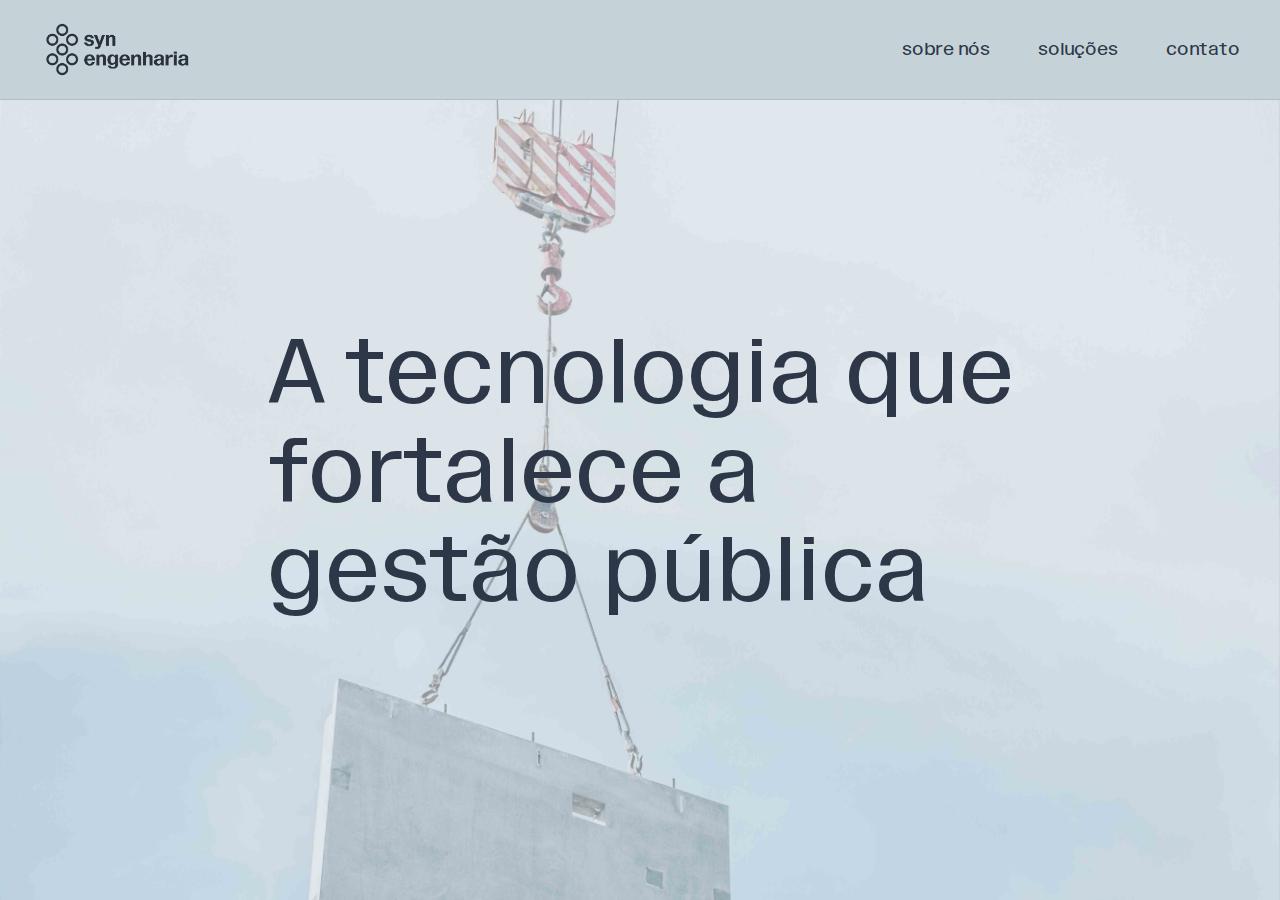
<file: index.html>
<!DOCTYPE html>
<html lang="pt-BR">
<head>
    <meta charset="UTF-8">
    <meta name="viewport" content="width=device-width, initial-scale=1.0">
    <link rel="shortcut icon" href="images/mini-logo.png" type="image/x-icon" />
    <title>SYN Engenharia - A tecnologia que fortalece a gestão pública</title>
    <link rel="stylesheet" href="styles.css">
</head>
<body>
    <header class="header header-alt">
        <div class="header-content">
            <a href="index.html" class="logo">
                <img src="images/logo.png" 
                alt="SYN Engenharia Logo" 
                class="logo-img">
            </a>
            <nav class="nav">
                <a href="sobre-nos.html">sobre nós</a>
                <a href="solucoes.html">soluções</a>
                <a href="contato.html">contato</a>
            </nav>
        </div>
    </header>

    <main>
        <!-- Added background image to hero section -->
        <section class="hero" style="background-image: url('images/home-background.png');">
            <div class="container">
                <h1 class="hero-title">
                    A tecnologia que<br>
                    fortalece a<br>
                    gestão pública
                </h1>
            </div>
        </section>
    </main>
</body>
</html>
</file>
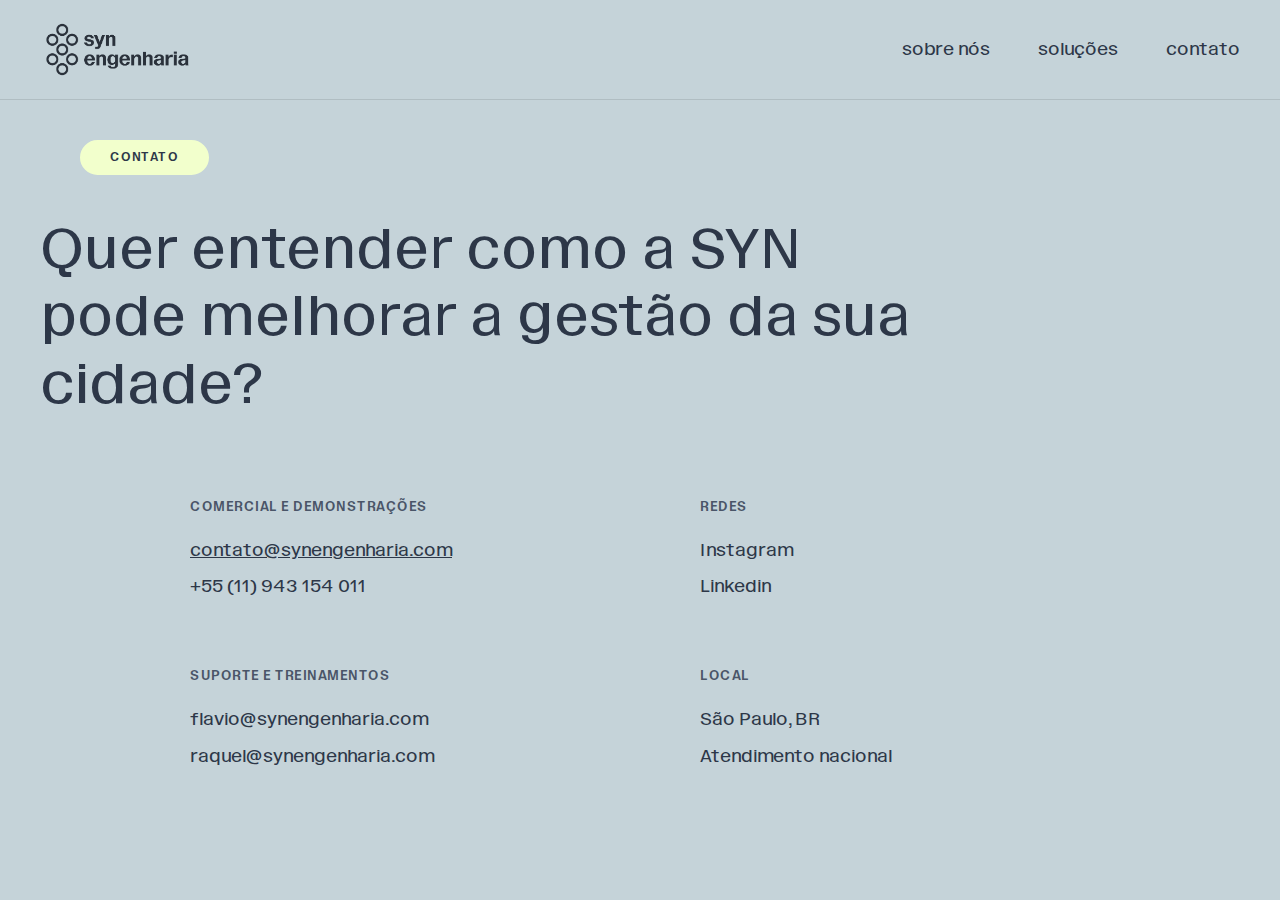
<file: contato.html>
<!DOCTYPE html>
<html lang="pt-BR">
<head>
    <meta charset="UTF-8">
    <meta name="viewport" content="width=device-width, initial-scale=1.0">
    <link rel="shortcut icon" href="images/mini-logo.png" type="image/x-icon" />
    <title>Contato - SYN Engenharia</title>
    <link rel="stylesheet" href="styles.css">
</head>
<body>
    <header class="header">
        <div class="header-content">
            <!-- Added image logo -->
            <a href="index.html" class="logo">
                <img src="images/logo.png" alt="SYN Engenharia Logo" class="logo-img">
            </a>
            <nav class="nav">
                <a href="sobre-nos.html">sobre nós</a>
                <a href="solucoes.html">soluções</a>
                <a href="contato.html">contato</a>
            </nav>
        </div>
    </header>

    <main>
        <section class="contact-page">
            <div class="container">
                <span class="page-label">CONTATO</span>
                
                <h1 class="contact-title">
                    Quer entender como a SYN pode
                    melhorar a gestão da sua cidade?
                </h1>

                <div class="contact-columns">
                    <div class="contact-left">
                        <div class="contact-block">
                            <h3>COMERCIAL E DEMONSTRAÇÕES</h3>
                            <p class="contact-email"><a href="mailto:contato@synengenharia.com">contato@synengenharia.com</a></p>
                            <p><a href="tel:+5511943154011">+55 (11) 943 154 011</a></p>
                        </div>

                        <div class="contact-block">
                            <h3>SUPORTE E TREINAMENTOS</h3>
                            <p><a href="mailto:flavio@synengenharia.com">flavio@synengenharia.com</a></p>
                            <p><a href="mailto:raquel@synengenharia.com">raquel@synengenharia.com</a></p>
                        </div>
                    </div>

                    <div class="contact-right">
                        <div class="contact-block">
                            <h3>REDES</h3>
                            <p><a href="#" target="_blank">Instagram</a></p>
                            <p><a href="#" target="_blank">Linkedin</a></p>
                        </div>

                        <div class="contact-block">
                            <h3>LOCAL</h3>
                            <p>São Paulo, BR</p>
                            <p>Atendimento nacional</p>
                        </div>
                    </div>
                </div>
            </div>
        </section>
    </main>
</body>
</html>
</file>
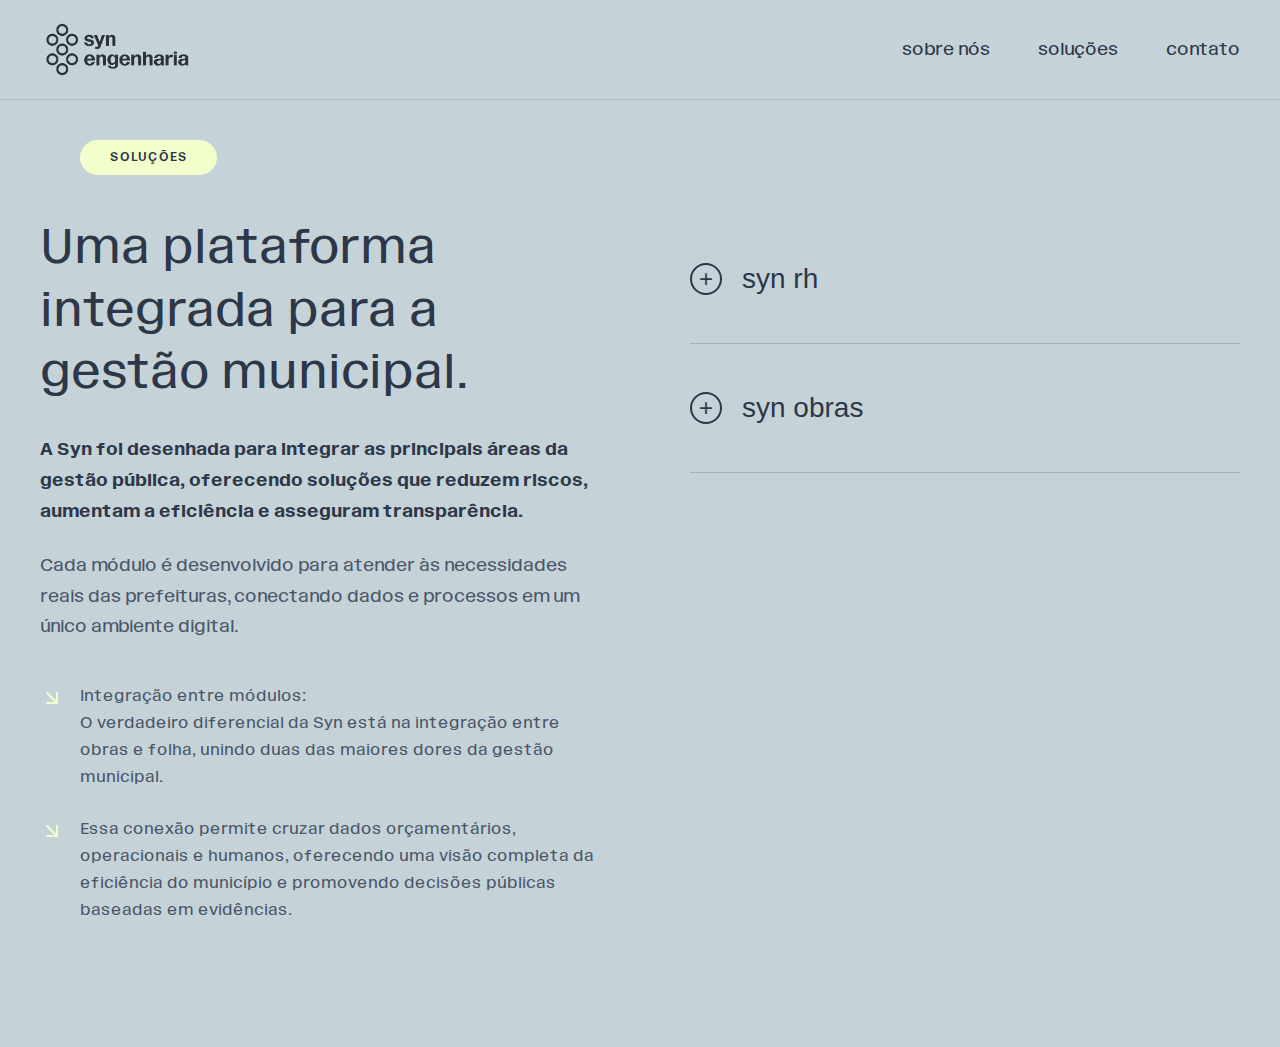
<file: solucoes.html>
<!DOCTYPE html>
<html lang="pt-BR">
<head>
    <meta charset="UTF-8">
    <meta name="viewport" content="width=device-width, initial-scale=1.0">
    <link rel="shortcut icon" href="images/mini-logo.png" type="image/x-icon" />
    <title>Soluções - SYN Engenharia</title>
    <link rel="stylesheet" href="styles.css">
</head>
<body>
    <header class="header">
        <div class="header-content">
            <!-- Added image logo -->
            <a href="index.html" class="logo">
                <img src="images/logo.png" alt="SYN Engenharia Logo" class="logo-img">
            
            </a>
            <nav class="nav">
                <a href="sobre-nos.html">sobre nós</a>
                <a href="solucoes.html">soluções</a>
                <a href="contato.html">contato</a>
            </nav>
        </div>
    </header>

    <main>
        <section class="solutions-page">
            <div class="container">
                <span class="page-label">SOLUÇÕES</span>

                <div class="solutions-intro">
                    <div class="intro-left">
                        <h1 class="solutions-title">Uma plataforma integrada para a gestão municipal.</h1>
                        
                        <p class="intro-text">
                            <strong>A Syn foi desenhada para integrar as principais áreas da gestão pública, oferecendo soluções que reduzem riscos, aumentam a eficiência e asseguram transparência.</strong>
                        </p>

                        <p class="intro-description">
                            Cada módulo é desenvolvido para atender às necessidades reais das prefeituras, conectando dados e processos em um único ambiente digital.
                        </p>

                        <div class="integration-text">
                            <svg class="arrow-icon" width="24" height="24" viewBox="0 0 24 24" fill="none">
                                <path d="M7 7L17 17M17 17V7M17 17H7" stroke="currentColor" stroke-width="2" stroke-linecap="round" stroke-linejoin="round"/>
                            </svg>
                            <div>
                                <p>Integração entre módulos:</p>
                                <p>O verdadeiro diferencial da Syn está na integração entre obras e folha, unindo duas das maiores dores da gestão municipal.</p>
                            </div>
                        </div>

                        <div class="integration-text">
                            <svg class="arrow-icon" width="24" height="24" viewBox="0 0 24 24" fill="none">
                                <path d="M7 7L17 17M17 17V7M17 17H7" stroke="currentColor" stroke-width="2" stroke-linecap="round" stroke-linejoin="round"/>
                            </svg>
                            <div>
                                <p>Essa conexão permite cruzar dados orçamentários, operacionais e humanos, oferecendo uma visão completa da eficiência do município e promovendo decisões públicas baseadas em evidências.</p>
                            </div>
                        </div>
                    </div>

                    <div class="intro-right">
                        <div class="solution-item">
                            <button class="solution-toggle">
                                <a href="syn-rh.html" class="solution-toggle">
                                <span class="toggle-icon">+</span>
                                <span class="solution-name">syn rh</span>
                            </a>
                            </button>
                        </div>

                        <div class="solution-item">
                            <button class="solution-toggle">
                               <a href="syn-obras.html" class="solution-toggle">
                                <span class="toggle-icon">+</span>
                                <span class="solution-name">syn obras</span>
                            </a>
                            </button>
                        </div>
                    </div>
                </div>
            </div>
        </section>
    </main>
</body>
</html>
</file>
<file: styles.css>
/* Reset e configurações básicas */
* {
  margin: 0;
  padding: 0;
  box-sizing: border-box;
}

/* Updated @font-face to use the TTF file provided */
@font-face {
  font-family: "ABC Pelikan Plus";
  src: url("fonts/ABCPelikanPlusVariableVF-Trial.ttf") format("truetype");
  font-weight: 100 900;
  font-style: normal;
}

:root {
  --color-primary: #2d3748;
  --color-accent: #F2FFCC;
  --color-label-inner: #f2ffcc;
  --color-background: #c5d3d9;
  --color-dark: #4a5568;
  --color-text: #2d3748;
  --color-text-light: #4a5568;
}

body {
  /* Using ABC Pelikan Plus as primary font */
  font-family: "ABC Pelikan Plus", -apple-system, BlinkMacSystemFont, "Segoe UI", Roboto, sans-serif;
  line-height: 1.6;
  color: var(--color-text);
  background-color: var(--color-background);
}

/* Removed container padding to make header and label full-width */
.container {
  max-width: 1400px;
  margin: 0 auto;
  padding: 0 40px;
}

.container-full {
  padding: 0;
}

/* Header */
.header {
  position: fixed;
  top: 0;
  left: 0;
  right: 0;
  background-color: var(--color-background);
  border-bottom: 1px solid rgba(0, 0, 0, 0.1);
  z-index: 1000;
}

/* Added class for non-home pages header background */
.header.header-alt {
  background-color: var(--color-background);
}

/* Update header-content to not use container - make it full width */
.header-content {
  display: flex;
  justify-content: space-between;
  align-items: center;
  padding: 20px 40px;
  width: 100%;
}

.logo {
  display: flex;
  align-items: center;
  gap: 0;
  text-decoration: none;
  color: var(--color-primary);
}

.logo svg {
  width: 40px;
  height: 40px;
}

/* Add logo image styles */
.logo-img {
  width: 156px;
  height: auto;
  object-fit: contain;
}

.nav {
  display: flex;
  gap: 48px;
}

.nav a {
  text-decoration: none;
  color: var(--color-primary);
  font-size: 18px;
  transition: opacity 0.2s;
}

.nav a:hover {
  opacity: 0.7;
}

/* Hero Section */
/* Update hero section with background image */
.hero {
  min-height: 100vh;
  display: flex;
  align-items: center;
  padding-top: 100px;
  position: relative;
  background-size: cover;
  background-position: center;
  background-repeat: no-repeat;
}

.hero-title {
  font-size: 90px;
  font-weight: 400;
  line-height: 1.1;
  color: var(--color-primary);
  margin-bottom: 60px;
  max-width: 1000px;
}

.arrow-link {
  display: inline-block;
  color: var(--color-accent);
  transition: transform 0.3s;
}

.arrow-link:hover {
  transform: translate(8px, 8px);
}

/* Page Label */
.page-label {
  display: inline-block;
  padding: 6px 28px;
  background-color: var(--color-label-inner);
  color: var(--color-primary);
  font-size: 12px;
  font-weight: 600;
  letter-spacing: 0.8px;
  border-radius: 20px;
  border: 2px solid var(--color-accent);
  margin-bottom: 40px;
  margin-left: 40px;
}

/* Contact Page */
.contact-page {
  padding: 140px 0 100px;
  min-height: 100vh;
}

.contact-title {
  font-size: 56px;
  font-weight: 400;
  line-height: 1.2;
  color: var(--color-primary);
  margin-bottom: 80px;
  max-width: 900px;
}

.contact-columns {
  display: grid;
  grid-template-columns: 1fr 1fr;
  gap: 120px;
  max-width: 900px;
  margin: 0 auto;
}

.contact-left,
.contact-right {
  display: flex;
  flex-direction: column;
  gap: 60px;
}

.contact-block h3 {
  font-size: 13px;
  font-weight: 600;
  text-transform: uppercase;
  letter-spacing: 0.5px;
  color: var(--color-text-light);
  margin-bottom: 16px;
}

.contact-block p {
  font-size: 18px;
  line-height: 1.8;
  margin-bottom: 4px;
}

.contact-block .contact-email {
  text-decoration: underline;
}

.contact-block a {
  color: var(--color-primary);
  text-decoration: none;
}

.contact-block a:hover {
  opacity: 0.7;
}

/* Solutions Page */
.solutions-page {
  padding: 140px 0 100px;
  min-height: 100vh;
}

.solutions-intro {
  display: grid;
  grid-template-columns: 1fr 550px;
  gap: 80px;
  align-items: start;
}

.solutions-title {
  font-size: 48px;
  font-weight: 400;
  line-height: 1.3;
  color: var(--color-primary);
  margin-bottom: 32px;
}

.intro-text {
  font-size: 18px;
  line-height: 1.7;
  color: var(--color-primary);
  margin-bottom: 24px;
}

.intro-description {
  font-size: 18px;
  line-height: 1.7;
  color: var(--color-text-light);
  margin-bottom: 40px;
}

.integration-text {
  display: flex;
  gap: 16px;
  margin-bottom: 24px;
  font-size: 16px;
  line-height: 1.7;
  color: var(--color-text-light);
}

.arrow-icon {
  flex-shrink: 0;
  color: var(--color-accent);
  margin-top: 4px;
}

.solution-item {
  border-bottom: 1px solid rgba(0, 0, 0, 0.15);
}

.solution-toggle {
  width: 100%;
  display: flex;
  align-items: center;
  gap: 20px;
  padding: 24px 0;
  background: none;
  border: none;
  cursor: pointer;
  text-align: left;
  /* adicionado text-decoration: none para remover underline do link */
  text-decoration: none;
  color: inherit;
}

.toggle-icon {
  width: 32px;
  height: 32px;
  display: flex;
  align-items: center;
  justify-content: center;
  border: 2px solid var(--color-primary);
  border-radius: 50%;
  font-size: 24px;
  color: var(--color-primary);
  flex-shrink: 0;
}

.solution-name {
  font-size: 28px;
  font-weight: 500;
  color: var(--color-primary);
}

/* About Page */
.about-page {
  padding: 140px 0 100px;
}

.about-intro {
  display: grid;
  grid-template-columns: 1fr 400px;
  gap: 60px;
  margin-bottom: 48px;
}

.about-title {
  font-size: 42px;
  font-weight: 400;
  line-height: 1.4;
  color: var(--color-primary);
}

.intro-sidebar {
  display: flex;
  flex-direction: column;
  gap: 32px;
}

.sidebar-item {
  display: flex;
  gap: 12px;
  font-size: 16px;
  line-height: 1.4;
  color: var(--color-text-light);
}

.arrow-icon-small {
  flex-shrink: 0;
  color: var(--color-accent);
  margin-top: 2px;
}

.mission-box {
  background-color: #c5d3d9;
  padding: 48px;
  border-radius: 8px;
  margin-bottom: 60px;
}

.mission-text {
  font-size: 20px;
  line-height: 1.6;
  color: var(--color-primary);
  font-weight: 500;
}

.pillars-heading {
  font-size: 20px;
  font-weight: 600;
  color: var(--color-text-light);
  margin-bottom: 32px;
}

/* Update pillar-card to show background images properly */
.pillars-grid {
  display: grid;
  grid-template-columns: repeat(2, 1fr);
  gap: 24px;
}

.pillar-card {
  background-color: rgba(255, 255, 255, 0.2);
  padding: 32px;
  border-radius: 8px;
  min-height: 200px;
  background-size: cover;
  background-position: center;
  background-blend-mode: overlay;
  position: relative;
}

.pillar-card h3 {
  font-size: 48px;
  font-weight: 600;
  color: white;
  margin-bottom: 12px;
  line-height: 1.3;
  text-shadow: 0 2px 4px rgba(0, 0, 0, 0.3);
}

.pillar-card p {
  font-size: 18px;
  line-height: 1.6;
  color: white;
  text-shadow: 0 1px 2px rgba(0, 0, 0, 0.3);
}

/* Adding styles for module pages (syn RH and syn obras) */
.module-page {
  padding: 140px 0 100px;
  background-color: #4a5568;
  min-height: 100vh;
}

.module-content {
  display: grid;
  grid-template-columns: 1fr 550px;
  gap: 80px;
  align-items: start;
}

.module-left {
  max-width: 600px;
}

.module-title {
  font-size: 48px;
  font-weight: 400;
  line-height: 1.3;
  color: white;
  margin-bottom: 32px;
}

.module-description {
  font-size: 18px;
  line-height: 1.7;
  color: rgba(255, 255, 255, 0.8);
  margin-bottom: 24px;
}

.features-list {
  display: flex;
  flex-direction: column;
  gap: 0;
}

.feature-item {
  display: grid;
  grid-template-columns: 40px 1fr 40px;
  align-items: center;
  gap: 16px;
  padding: 20px 0;
  border-bottom: 1px solid rgba(255, 255, 255, 0.2);
  font-size: 16px;
  color: rgba(255, 255, 255, 0.8);
}

.feature-number {
  color: rgba(255, 255, 255, 0.5);
  font-size: 14px;
  font-weight: 600;
}

.feature-name {
  color: rgba(255, 255, 255, 0.8);
  font-size: 16px;
}

.feature-icon {
  color: rgba(255, 255, 255, 0.4);
  text-align: right;
  font-size: 14px;
}

/* Responsive */
@media (max-width: 1024px) {
  .container {
    padding: 0 24px;
  }

  .header-content {
    padding: 20px 24px;
  }

  .page-label {
    margin-left: 24px;
  }

  .hero-title {
    font-size: 56px;
  }

  .contact-title {
    font-size: 42px;
  }

  .contact-columns {
    grid-template-columns: 1fr;
    gap: 60px;
  }

  .solutions-intro {
    grid-template-columns: 1fr;
    gap: 60px;
  }

  .about-intro {
    grid-template-columns: 1fr;
  }

  .pillars-grid {
    grid-template-columns: 1fr;
  }

  .module-content {
    grid-template-columns: 1fr;
    gap: 60px;
  }

  .module-title {
    font-size: 32px;
  }
}

@media (max-width: 768px) {
  .nav {
    display: none;
  }

  .hero-title {
    font-size: 42px;
  }

  .contact-title {
    font-size: 32px;
  }

  .solutions-title {
    font-size: 32px;
  }

  .about-title {
    font-size: 28px;
  }
}

/* <CHANGE> NOVOS ESTILOS PARA EXPANDABLE COMPONENTS */
.module-intro {
  max-width: 800px;
  margin-bottom: 60px;
}

.module-intro-title {
  font-size: 48px;
  font-weight: 400;
  line-height: 1.3;
  color: white;
  margin-bottom: 24px;
  text-transform: lowercase;
}

.module-intro-text {
  font-size: 18px;
  line-height: 1.7;
  color: rgba(255, 255, 255, 0.8);
}

.expandable-grid {
  display: grid;
  grid-template-columns: repeat(3, 1fr);
  gap: 24px;
}

.expandable-column {
  display: flex;
  flex-direction: column;
  gap: 0;
  border-right: 1px solid rgba(255, 255, 255, 0.2);
}

.expandable-column:last-child {
  border-right: none;
}

.expandable-item {
  border-bottom: 1px solid rgba(255, 255, 255, 0.2);
}

.expandable-header {
  display: grid;
  grid-template-columns: 32px 1fr 32px;
  align-items: center;
  gap: 16px;
  padding: 20px 0;
  width: 100%;
  background: none;
  border: none;
  cursor: pointer;
  text-align: left;
  color: rgba(255, 255, 255, 0.8);
  font-family: "ABC Pelikan Plus", -apple-system, BlinkMacSystemFont, "Segoe UI", Roboto, sans-serif;
  font-size: 16px;
  transition: all 0.3s ease;
}

.expandable-header:hover {
  color: white;
}

.expand-icon {
  text-align: center;
  font-size: 24px;
  color: rgba(255, 255, 255, 0.6);
  transition: all 0.3s ease;
}

.expandable-header:hover .expand-icon {
  color: white;
}

.item-title {
  font-size: 16px;
  line-height: 1.4;
}

.expandable-content {
  padding: 20px 0 0 0;
  animation: slideDown 0.3s ease;
}

@keyframes slideDown {
  from {
    opacity: 0;
    max-height: 0;
  }
  to {
    opacity: 1;
    max-height: 500px;
  }
}

.expandable-content img {
  width: 100%;
  height: auto;
  margin-bottom: 16px;
  border-radius: 4px;
}

.expandable-content p {
  font-size: 14px;
  line-height: 1.6;
  color: rgba(255, 255, 255, 0.7);
}

/* <CHANGE> NOVOS ESTILOS PARA ACCORDION VERTICAL */

.features-accordion {
  display: flex;
  flex-direction: column;
  gap: 0;
}

.accordion-item {
  border-bottom: 1px solid rgba(255, 255, 255, 0.2);
}

.accordion-header {
  display: grid;
  grid-template-columns: 40px 1fr 40px;
  align-items: center;
  gap: 20px;
  width: 100%;
  padding: 24px 0;
  background: none;
  border: none;
  cursor: pointer;
  text-align: left;
  font-family: "ABC Pelikan Plus", -apple-system, BlinkMacSystemFont, "Segoe UI", Roboto, sans-serif;
  transition: all 0.3s ease;
}

.accordion-header:hover {
  opacity: 0.8;
}

.item-number {
  font-size: 16px;
  color: rgba(255, 255, 255, 0.5);
  font-weight: 600;
}

.item-name {
  font-size: 20px;
  color: rgba(255, 255, 255, 0.8);
  font-weight: 400;
}

.item-icon {
  font-size: 24px;
  color: rgba(255, 255, 255, 0.6);
  text-align: right;
  transition: all 0.3s ease;
}

.accordion-content {
  padding: 20px 0 40px 0;
  animation: slideDown 0.3s ease;
}

@keyframes slideDown {
  from {
    opacity: 0;
    max-height: 0;
  }
  to {
    opacity: 1;
    max-height: 1000px;
  }
}

.content-wrapper {
  display: grid;
  grid-template-columns: 1fr 1fr;
  gap: 40px;
  margin-bottom: 40px;
}

.content-wrapper img {
  width: 100%;
  height: auto;
  border-radius: 4px;
}

.content-info {
  display: flex;
  flex-direction: column;
  gap: 32px;
}

.info-column h4 {
  font-size: 16px;
  font-weight: 600;
  color: white;
  margin-bottom: 12px;
}

.info-column p {
  font-size: 14px;
  line-height: 1.6;
  color: rgba(255, 255, 255, 0.7);
}

.info-column ul {
  list-style: none;
  padding: 0;
  margin: 0;
}

.info-column ul li {
  font-size: 14px;
  line-height: 1.6;
  color: rgba(255, 255, 255, 0.7);
  padding-left: 16px;
  position: relative;
}

.info-column ul li:before {
  content: "→";
  position: absolute;
  left: 0;
  color: rgba(255, 255, 255, 0.5);
}

.content-bottom {
  border-top: 1px solid rgba(255, 255, 255, 0.2);
  padding-top: 32px;
}

.content-bottom h4 {
  font-size: 16px;
  font-weight: 600;
  color: white;
  margin-bottom: 16px;
}

.content-bottom ul {
  list-style: none;
  padding: 0;
  margin: 0 0 24px 0;
}

.content-bottom ul li {
  font-size: 14px;
  line-height: 1.6;
  color: rgba(255, 255, 255, 0.7);
  padding-left: 16px;
  position: relative;
}

.content-bottom ul li:before {
  content: "→";
  position: absolute;
  left: 0;
  color: rgba(255, 255, 255, 0.5);
}

.content-description {
  font-size: 14px;
  line-height: 1.6;
  color: rgba(255, 255, 255, 0.7);
}
</file>
